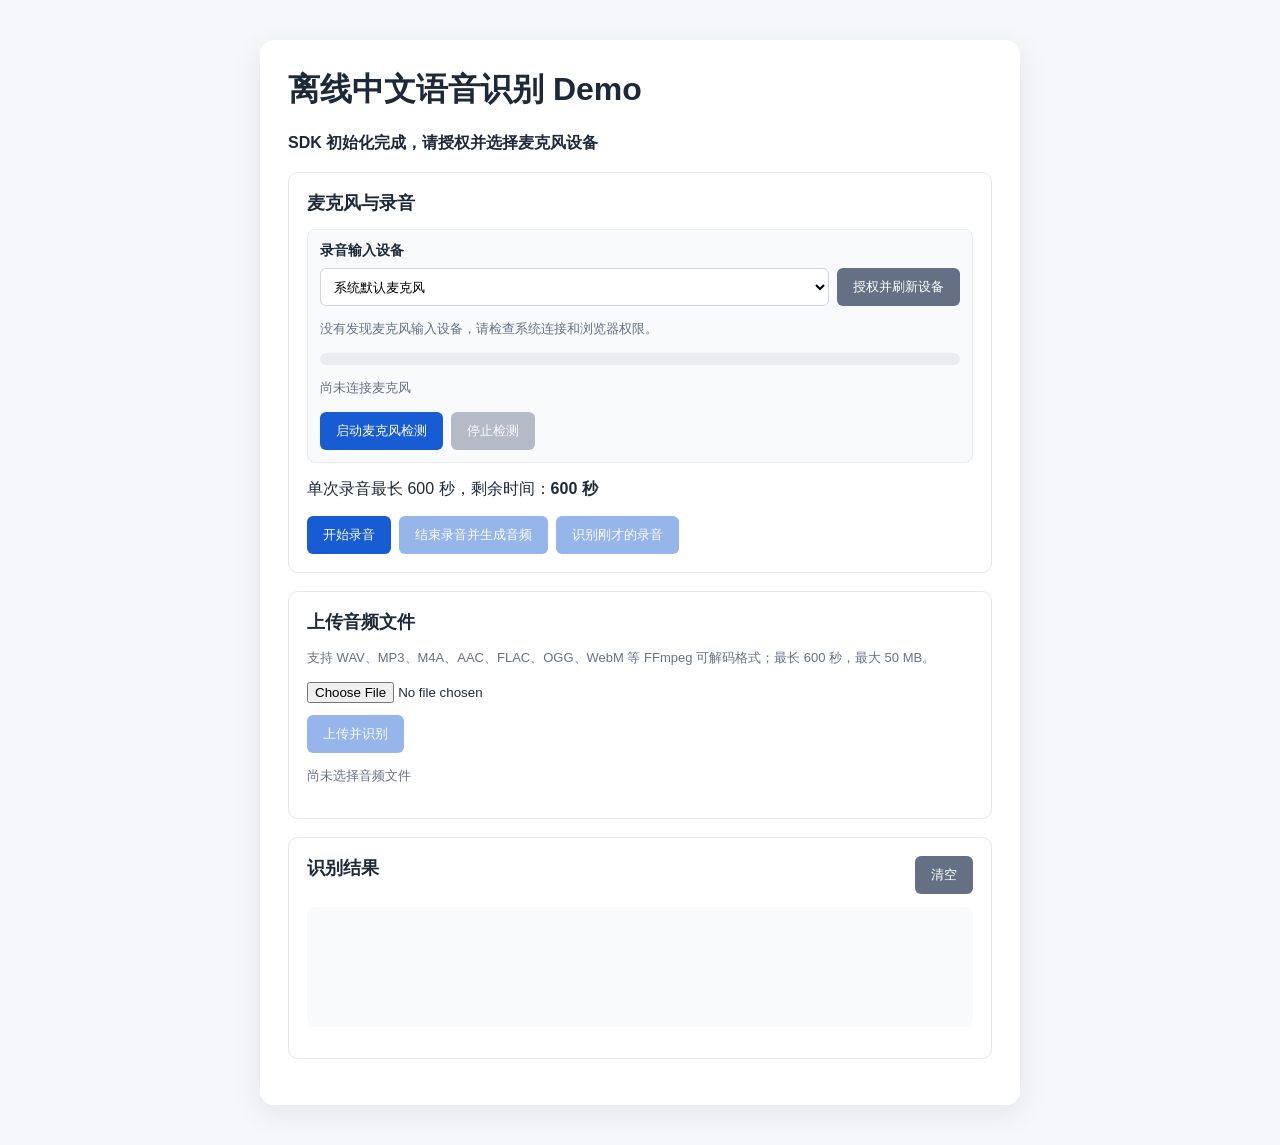
<file: src/main/resources/static/index.html>
<!doctype html>
<html lang="zh-CN">
<head>
    <meta charset="utf-8">
    <meta content="width=device-width,initial-scale=1" name="viewport">
    <title>离线语音识别 Demo</title>
    <link href="style.css" rel="stylesheet">
</head>
<body>
<main>
    <h1>离线中文语音识别 Demo</h1>
    <p id="status" role="status" aria-live="polite">正在初始化 SDK</p>

    <section class="panel" aria-labelledby="microphone-title">
        <h2 id="microphone-title">麦克风与录音</h2>
        <div class="device-control">
            <label for="microphone-device">录音输入设备</label>
            <div class="device-row">
                <select id="microphone-device" aria-label="选择录音输入设备">
                    <option value="">系统默认麦克风</option>
                </select>
                <button id="refresh-microphones" type="button" class="secondary">授权并刷新设备</button>
            </div>
            <p id="microphone-hint" class="hint">首次使用请授权麦克风。选择 MacBook 内置麦克风或蓝牙耳机麦克风后，先启动检测确认输入音量。</p>
            <div class="input-meter" role="meter" aria-label="麦克风实时输入音量" aria-valuemin="0" aria-valuemax="100" aria-valuenow="0">
                <div id="input-meter-fill"></div>
            </div>
            <p id="microphone-state" class="hint">尚未连接麦克风</p>
            <div class="actions">
                <button id="start-monitor" type="button">启动麦克风检测</button>
                <button id="stop-monitor" type="button" class="secondary" disabled>停止检测</button>
            </div>
        </div>
        <p id="recording-limit">单次录音最长 600 秒，剩余时间：<strong id="countdown">600 秒</strong></p>
        <div class="actions">
            <button id="start" type="button">开始录音</button>
            <button id="stop" type="button" disabled>结束录音并生成音频</button>
            <button id="recognize-recording" type="button" disabled>识别刚才的录音</button>
        </div>
        <audio id="recording-playback" controls hidden></audio>
    </section>

    <section class="panel" aria-labelledby="upload-title">
        <h2 id="upload-title">上传音频文件</h2>
        <p class="hint">支持 WAV、MP3、M4A、AAC、FLAC、OGG、WebM 等 FFmpeg 可解码格式；最长 600 秒，最大 50 MB。</p>
        <input id="audio-file" type="file" accept="audio/*,.wav,.mp3,.m4a,.aac,.flac,.ogg,.opus,.webm">
        <div class="actions">
            <button id="upload" type="button" disabled>上传并识别</button>
        </div>
        <p id="file-info" class="hint">尚未选择音频文件</p>
    </section>

    <p hidden id="local-file-hint">
        当前页面通过本地文件打开，无法连接识别服务。请先启动应用，再访问
        <a href="http://127.0.0.1:8080/">http://127.0.0.1:8080/</a>。
    </p>

    <section class="panel" aria-labelledby="result-title">
        <div class="result-heading">
            <h2 id="result-title">识别结果</h2>
            <button id="clear" type="button" class="secondary">清空</button>
        </div>
        <div id="result-loading" class="result-loading" role="status" aria-live="polite" hidden>
            <span class="loading-spinner" aria-hidden="true"></span>
            <span>正在识别，请稍候…</span>
            <span class="loading-hint">音频正在上传或处理中，网络较慢时请耐心等待</span>
        </div>
        <pre id="result" aria-live="polite"></pre>
        <p id="result-meta" class="hint"></p>
    </section>
</main>
<script src="sdk/offline-asr-sdk.js"></script>
<script src="app.js"></script>
</body>
</html>
</file>
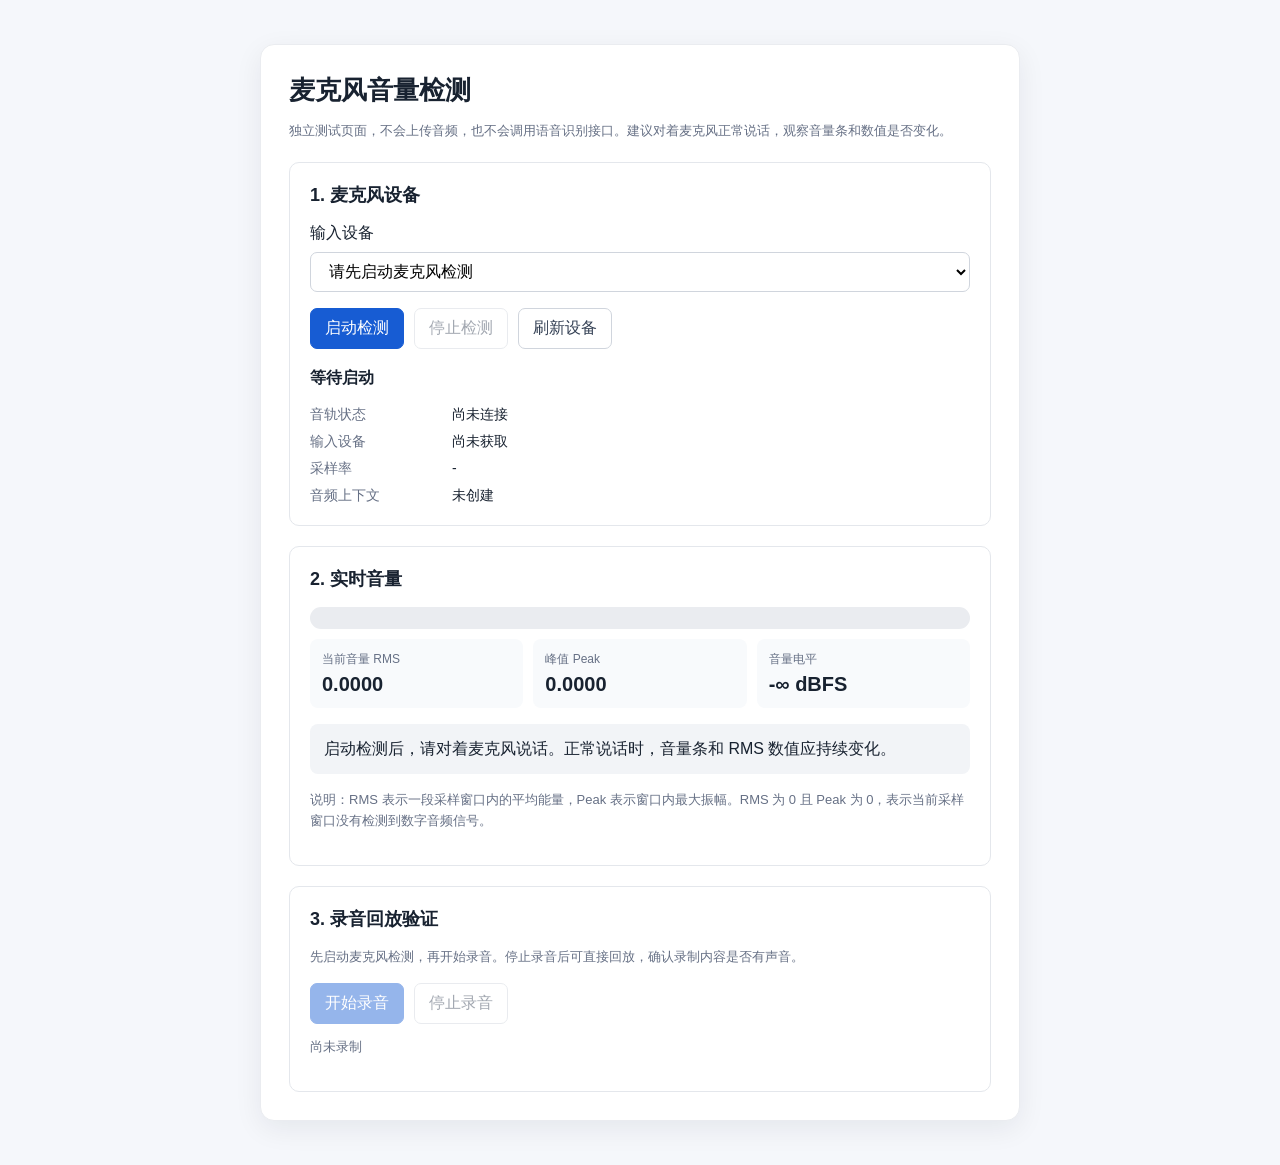
<file: src/main/resources/static/microphone-test.html>
<!doctype html>
<html lang="zh-CN">
<head>
    <meta charset="utf-8">
    <meta name="viewport" content="width=device-width,initial-scale=1">
    <meta name="color-scheme" content="light">
    <title>麦克风音量检测</title>
    <style>
        * { box-sizing: border-box; }
        body {
            margin: 0;
            padding: 24px;
            color: #182230;
            background: #f5f7fb;
            font-family: -apple-system, BlinkMacSystemFont, "Microsoft YaHei", sans-serif;
        }
        main {
            width: min(760px, 100%);
            margin: 20px auto;
            padding: 28px;
            background: #fff;
            border: 1px solid #eaecf0;
            border-radius: 14px;
            box-shadow: 0 8px 28px #10182812;
        }
        h1 { margin: 0 0 8px; font-size: 26px; }
        h2 { margin: 0 0 16px; font-size: 18px; }
        p { line-height: 1.6; }
        .muted { color: #667085; font-size: 13px; }
        .panel {
            margin-top: 20px;
            padding: 20px;
            border: 1px solid #e4e7ec;
            border-radius: 10px;
        }
        .toolbar { display: flex; flex-wrap: wrap; gap: 10px; margin-top: 16px; }
        button, select {
            min-height: 40px;
            padding: 9px 14px;
            border: 1px solid #d0d5dd;
            border-radius: 7px;
            font: inherit;
        }
        button { color: #fff; background: #175cd3; border-color: #175cd3; cursor: pointer; }
        button.secondary { color: #344054; background: #fff; border-color: #d0d5dd; }
        button:disabled { opacity: .45; cursor: not-allowed; }
        select { width: 100%; margin-top: 8px; background: #fff; }
        .meter {
            height: 22px;
            margin: 16px 0 10px;
            overflow: hidden;
            background: #eaecf0;
            border-radius: 20px;
        }
        .meter-fill {
            width: 0;
            height: 100%;
            background: #12b76a;
            border-radius: inherit;
            transition: width 80ms linear, background-color 120ms linear;
        }
        .metrics { display: grid; grid-template-columns: repeat(3, 1fr); gap: 10px; }
        .metric { padding: 12px; background: #f8fafc; border-radius: 8px; }
        .metric-label { color: #667085; font-size: 12px; }
        .metric-value { margin-top: 5px; font-size: 20px; font-weight: 650; font-variant-numeric: tabular-nums; }
        #status { font-weight: 600; }
        #diagnosis { padding: 12px 14px; background: #f2f4f7; border-radius: 8px; }
        #recording-playback { width: 100%; margin-top: 14px; }
        .state-good { color: #027a48; }
        .state-warn { color: #b54708; }
        .state-error { color: #b42318; }
        dl { display: grid; grid-template-columns: 130px 1fr; gap: 9px 12px; margin: 14px 0 0; font-size: 14px; }
        dt { color: #667085; }
        dd { margin: 0; overflow-wrap: anywhere; }
        @media (max-width: 560px) {
            body { padding: 10px; }
            main { margin: 0 auto; padding: 18px; }
            .metrics { grid-template-columns: 1fr; }
            dl { grid-template-columns: 1fr; gap: 4px; }
            dd { margin-bottom: 8px; }
        }
    </style>
</head>
<body>
<main>
    <h1>麦克风音量检测</h1>
    <p class="muted">独立测试页面，不会上传音频，也不会调用语音识别接口。建议对着麦克风正常说话，观察音量条和数值是否变化。</p>

    <section class="panel" aria-labelledby="device-title">
        <h2 id="device-title">1. 麦克风设备</h2>
        <label for="device-select">输入设备</label>
        <select id="device-select">
            <option value="">请先启动麦克风检测</option>
        </select>
        <div class="toolbar">
            <button id="start-monitor" type="button">启动检测</button>
            <button id="stop-monitor" class="secondary" type="button" disabled>停止检测</button>
            <button id="refresh-devices" class="secondary" type="button">刷新设备</button>
        </div>
        <p id="status" role="status" aria-live="polite">等待启动</p>
        <dl>
            <dt>音轨状态</dt><dd id="track-state">尚未连接</dd>
            <dt>输入设备</dt><dd id="track-device">尚未获取</dd>
            <dt>采样率</dt><dd id="sample-rate">-</dd>
            <dt>音频上下文</dt><dd id="audio-context-state">未创建</dd>
        </dl>
    </section>

    <section class="panel" aria-labelledby="volume-title">
        <h2 id="volume-title">2. 实时音量</h2>
        <div class="meter" role="meter" aria-label="麦克风实时音量" aria-valuemin="0" aria-valuemax="100" aria-valuenow="0">
            <div id="meter-fill" class="meter-fill"></div>
        </div>
        <div class="metrics">
            <div class="metric">
                <div class="metric-label">当前音量 RMS</div>
                <div id="rms-value" class="metric-value">0.0000</div>
            </div>
            <div class="metric">
                <div class="metric-label">峰值 Peak</div>
                <div id="peak-value" class="metric-value">0.0000</div>
            </div>
            <div class="metric">
                <div class="metric-label">音量电平</div>
                <div id="db-value" class="metric-value">-∞ dBFS</div>
            </div>
        </div>
        <p id="diagnosis">启动检测后，请对着麦克风说话。正常说话时，音量条和 RMS 数值应持续变化。</p>
        <p class="muted">说明：RMS 表示一段采样窗口内的平均能量，Peak 表示窗口内最大振幅。RMS 为 0 且 Peak 为 0，表示当前采样窗口没有检测到数字音频信号。</p>
    </section>

    <section class="panel" aria-labelledby="record-title">
        <h2 id="record-title">3. 录音回放验证</h2>
        <p class="muted">先启动麦克风检测，再开始录音。停止录音后可直接回放，确认录制内容是否有声音。</p>
        <div class="toolbar">
            <button id="start-recording" type="button" disabled>开始录音</button>
            <button id="stop-recording" class="secondary" type="button" disabled>停止录音</button>
        </div>
        <p id="recording-info" class="muted">尚未录制</p>
        <audio id="recording-playback" controls hidden></audio>
    </section>
</main>

<script>
(() => {
    const $ = selector => document.querySelector(selector);
    const startMonitorButton = $('#start-monitor');
    const stopMonitorButton = $('#stop-monitor');
    const refreshDevicesButton = $('#refresh-devices');
    const startRecordingButton = $('#start-recording');
    const stopRecordingButton = $('#stop-recording');
    const deviceSelect = $('#device-select');
    const meter = $('.meter');
    const meterFill = $('#meter-fill');
    const statusElement = $('#status');
    const diagnosisElement = $('#diagnosis');
    const recordingInfoElement = $('#recording-info');
    const playbackElement = $('#recording-playback');

    let mediaStream = null;
    let audioContext = null;
    let analyser = null;
    let animationFrameId = null;
    let recorder = null;
    let recordingChunks = [];
    let recordingUrl = null;
    let sampleBuffer = null;

    function setStatus(message, state) {
        statusElement.textContent = message;
        statusElement.className = state ? 'state-' + state : '';
    }

    function setDiagnosis(message, state) {
        diagnosisElement.textContent = message;
        diagnosisElement.className = state ? 'state-' + state : '';
    }

    function resetMeter() {
        meterFill.style.width = '0%';
        meterFill.style.backgroundColor = '#12b76a';
        meter.setAttribute('aria-valuenow', '0');
        $('#rms-value').textContent = '0.0000';
        $('#peak-value').textContent = '0.0000';
        $('#db-value').textContent = '-∞ dBFS';
    }

    function stopMeterLoop() {
        if (animationFrameId !== null) {
            cancelAnimationFrame(animationFrameId);
            animationFrameId = null;
        }
    }

    function updateTrackInfo() {
        const track = mediaStream && mediaStream.getAudioTracks()[0];
        if (!track) {
            $('#track-state').textContent = '尚未连接';
            $('#track-device').textContent = '尚未获取';
            $('#sample-rate').textContent = '-';
            return;
        }

        const settings = track.getSettings ? track.getSettings() : {};
        const states = [];
        states.push('readyState=' + track.readyState);
        states.push('enabled=' + track.enabled);
        states.push('muted=' + track.muted);
        $('#track-state').textContent = states.join('，');
        $('#track-device').textContent = track.label || settings.deviceId || '浏览器未提供设备名称';
        $('#sample-rate').textContent = settings.sampleRate ? settings.sampleRate + ' Hz' : '浏览器未提供';
    }

    async function refreshDevices() {
        if (!navigator.mediaDevices || !navigator.mediaDevices.enumerateDevices) {
            setStatus('当前浏览器不支持设备枚举', 'error');
            return;
        }

        try {
            const devices = await navigator.mediaDevices.enumerateDevices();
            const audioInputs = devices.filter(device => device.kind === 'audioinput');
            const selectedId = deviceSelect.value;
            deviceSelect.replaceChildren();

            if (audioInputs.length === 0) {
                deviceSelect.add(new Option('未发现麦克风设备', ''));
                return;
            }

            audioInputs.forEach((device, index) => {
                const label = device.label || ('麦克风设备 ' + (index + 1));
                deviceSelect.add(new Option(label, device.deviceId));
            });

            if (audioInputs.some(device => device.deviceId === selectedId)) {
                deviceSelect.value = selectedId;
            }
        } catch (error) {
            setStatus('读取麦克风设备失败：' + error.message, 'error');
        }
    }

    function analyzeVolume() {
        if (!analyser || !sampleBuffer) return;

        analyser.getFloatTimeDomainData(sampleBuffer);
        let squareSum = 0;
        let peak = 0;

        for (let i = 0; i < sampleBuffer.length; i += 1) {
            const value = sampleBuffer[i];
            squareSum += value * value;
            peak = Math.max(peak, Math.abs(value));
        }

        const rms = Math.sqrt(squareSum / sampleBuffer.length);
        const db = rms > 0 ? 20 * Math.log10(rms) : -Infinity;
        const level = Number.isFinite(db) ? Math.max(0, Math.min(100, (db + 60) / 60 * 100)) : 0;

        $('#rms-value').textContent = rms.toFixed(4);
        $('#peak-value').textContent = peak.toFixed(4);
        $('#db-value').textContent = Number.isFinite(db) ? db.toFixed(1) + ' dBFS' : '-∞ dBFS';
        meterFill.style.width = level.toFixed(1) + '%';
        meterFill.style.backgroundColor = db > -18 ? '#f79009' : '#12b76a';
        meter.setAttribute('aria-valuenow', String(Math.round(level)));

        if (peak === 0) {
            setDiagnosis('当前采样窗口为数字静音（RMS=0、Peak=0）。请检查麦克风是否静音、设备是否选对，以及系统是否允许 Chrome 使用麦克风。', 'error');
        } else if (db < -55) {
            setDiagnosis('检测到声音，但输入电平很低。请靠近麦克风或检查系统输入音量；轻声说话也可能出现较低电平。', 'warn');
        } else {
            setDiagnosis('已检测到音频输入。请继续说话，并在下方录制一段音频后回放确认。', 'good');
        }

        animationFrameId = requestAnimationFrame(analyzeVolume);
    }

    function stopMonitor() {
        stopMeterLoop();

        if (recorder && recorder.state === 'recording') {
            recorder.stop();
        }

        if (mediaStream) {
            mediaStream.getTracks().forEach(track => track.stop());
            mediaStream = null;
        }

        if (audioContext) {
            audioContext.close().catch(() => {});
            audioContext = null;
        }

        analyser = null;
        sampleBuffer = null;
        startMonitorButton.disabled = false;
        stopMonitorButton.disabled = true;
        startRecordingButton.disabled = true;
        $('#track-state').textContent = '已停止';
        $('#audio-context-state').textContent = '已关闭';
        setStatus('麦克风检测已停止');
        setDiagnosis('检测已停止。重新启动后可以再次检查麦克风输入。');
        resetMeter();
    }

    async function startMonitor() {
        if (!navigator.mediaDevices || !navigator.mediaDevices.getUserMedia) {
            setStatus('当前页面无法访问麦克风。请使用 Chrome 打开 http://127.0.0.1:8080/microphone-test.html', 'error');
            return;
        }

        startMonitorButton.disabled = true;
        setStatus('正在申请麦克风权限');

        try {
            const selectedDeviceId = deviceSelect.value;
            const audioConstraints = selectedDeviceId
                ? {deviceId: {exact: selectedDeviceId}}
                : true;

            mediaStream = await navigator.mediaDevices.getUserMedia({audio: audioConstraints});
            const track = mediaStream.getAudioTracks()[0];

            if (!track) {
                throw new Error('浏览器没有返回音频轨道');
            }

            audioContext = new (window.AudioContext || window.webkitAudioContext)();
            await audioContext.resume();

            const source = audioContext.createMediaStreamSource(mediaStream);
            analyser = audioContext.createAnalyser();
            analyser.fftSize = 2048;
            analyser.smoothingTimeConstant = 0.15;
            source.connect(analyser);
            sampleBuffer = new Float32Array(analyser.fftSize);

            track.addEventListener('mute', () => {
                updateTrackInfo();
                setDiagnosis('浏览器报告音轨已静音（muted=true）。检查系统麦克风静音状态或设备连接。', 'error');
            });
            track.addEventListener('unmute', updateTrackInfo);
            track.addEventListener('ended', () => {
                updateTrackInfo();
                setStatus('麦克风音轨已结束', 'error');
            });

            await refreshDevices();
            if (track.getSettings && track.getSettings().deviceId) {
                deviceSelect.value = track.getSettings().deviceId;
            }

            updateTrackInfo();
            $('#audio-context-state').textContent = audioContext.state;
            startMonitorButton.disabled = true;
            stopMonitorButton.disabled = false;
            startRecordingButton.disabled = false;
            setStatus('麦克风已连接，正在检测输入');
            analyzeVolume();
        } catch (error) {
            stopMonitor();
            setStatus('无法启动麦克风：' + error.message, 'error');
            setDiagnosis('请检查 Chrome 站点麦克风权限、系统隐私设置和输入设备选择。也可以先用系统录音软件确认麦克风本身是否正常。', 'error');
        }
    }

    function startRecording() {
        if (!mediaStream || !mediaStream.active) {
            setStatus('请先启动麦克风检测', 'warn');
            return;
        }

        if (!window.MediaRecorder) {
            setStatus('当前浏览器不支持 MediaRecorder', 'error');
            return;
        }

        try {
            const preferredType = 'audio/webm;codecs=opus';
            const options = MediaRecorder.isTypeSupported(preferredType) ? {mimeType: preferredType} : undefined;
            recordingChunks = [];
            recorder = new MediaRecorder(mediaStream, options);
            recorder.ondataavailable = event => {
                if (event.data && event.data.size > 0) recordingChunks.push(event.data);
            };
            recorder.onerror = event => {
                setStatus('录音失败：' + (event.error ? event.error.message : '未知错误'), 'error');
            };
            recorder.onstop = () => {
                const blob = new Blob(recordingChunks, {type: recorder.mimeType || 'audio/webm'});
                if (recordingUrl) URL.revokeObjectURL(recordingUrl);
                recordingUrl = URL.createObjectURL(blob);
                playbackElement.src = recordingUrl;
                playbackElement.hidden = false;
                recordingInfoElement.textContent = '录音完成，格式：' + blob.type + '，文件大小：' + blob.size + ' 字节。请点击播放检查是否有声音。';
                startRecordingButton.disabled = false;
                stopRecordingButton.disabled = true;
                setStatus('录音完成，可回放检查');
            };

            recorder.start(250);
            startRecordingButton.disabled = true;
            stopRecordingButton.disabled = false;
            recordingInfoElement.textContent = '正在录音……请正常说话，建议录制 5～10 秒。';
            setStatus('正在录音，音量检测仍在运行');
        } catch (error) {
            setStatus('无法开始录音：' + error.message, 'error');
        }
    }

    function stopRecording() {
        if (recorder && recorder.state === 'recording') {
            recorder.stop();
        }
    }

    startMonitorButton.addEventListener('click', startMonitor);
    stopMonitorButton.addEventListener('click', stopMonitor);
    refreshDevicesButton.addEventListener('click', refreshDevices);
    startRecordingButton.addEventListener('click', startRecording);
    stopRecordingButton.addEventListener('click', stopRecording);
    deviceSelect.addEventListener('change', async () => {
        if (mediaStream) {
            stopMonitor();
            await startMonitor();
        }
    });

    window.addEventListener('beforeunload', () => {
        stopMeterLoop();
        if (mediaStream) mediaStream.getTracks().forEach(track => track.stop());
        if (audioContext) audioContext.close().catch(() => {});
        if (recordingUrl) URL.revokeObjectURL(recordingUrl);
    });

    resetMeter();
})();
</script>
</body>
</html>
</file>
<file: src/main/resources/static/style.css>
*{box-sizing:border-box}body{font-family:-apple-system,BlinkMacSystemFont,"Microsoft YaHei",sans-serif;background:#f5f7fb;color:#1d2939;margin:0}main{max-width:760px;margin:40px auto;background:#fff;padding:28px;border-radius:14px;box-shadow:0 8px 30px #10182814}h1{margin-top:0}h2{font-size:18px;margin:0 0 14px}.panel{border:1px solid #e4e7ec;border-radius:10px;padding:18px;margin:18px 0}.actions{display:flex;gap:8px;margin-top:12px}button{padding:10px 16px;border:0;border-radius:6px;background:#175cd3;color:white;cursor:pointer}button:disabled{opacity:.45;cursor:not-allowed}button.secondary{background:#667085}input[type=file]{max-width:100%}.hint{font-size:13px;color:#667085;line-height:1.6}.result-heading{display:flex;align-items:center;justify-content:space-between}pre{min-height:120px;white-space:pre-wrap;overflow-wrap:anywhere;background:#f8fafc;padding:16px;border-radius:8px}#status{font-weight:600}#result-meta{overflow-wrap:anywhere}@media(max-width:800px){main{margin:12px;padding:18px}}

.device-control{margin:14px 0;padding:12px;background:#f8fafc;border:1px solid #eaecf0;border-radius:8px}.device-control label{display:block;font-size:14px;font-weight:600}.device-row{display:flex;gap:8px;margin-top:8px}.device-row select{min-width:0;flex:1;padding:9px;border:1px solid #d0d5dd;border-radius:6px;background:#fff}.device-row button{white-space:nowrap}.input-meter{height:12px;margin-top:10px;overflow:hidden;background:#eaecf0;border-radius:12px}.input-meter div{width:0;height:100%;background:#12b76a;transition:width 80ms linear}.input-meter div.low{background:#f79009}@media(max-width:520px){.device-row{flex-direction:column}.device-row button{width:100%}}


/* 识别等待状态 */
.result-loading{min-height:120px;padding:24px 16px;display:flex;flex-direction:column;align-items:center;justify-content:center;gap:10px;background:#f8fafc;border-radius:8px;color:#344054;text-align:center}
.result-loading[hidden]{display:none}
.loading-spinner{width:28px;height:28px;border:3px solid #dbe5f5;border-top-color:#175cd3;border-radius:50%;animation:asr-loading-spin .8s linear infinite}
.loading-hint{font-size:12px;color:#667085}
@keyframes asr-loading-spin{to{transform:rotate(360deg)}}
@media(prefers-reduced-motion:reduce){.loading-spinner{animation:none;border-top-color:#175cd3}}
</file>
